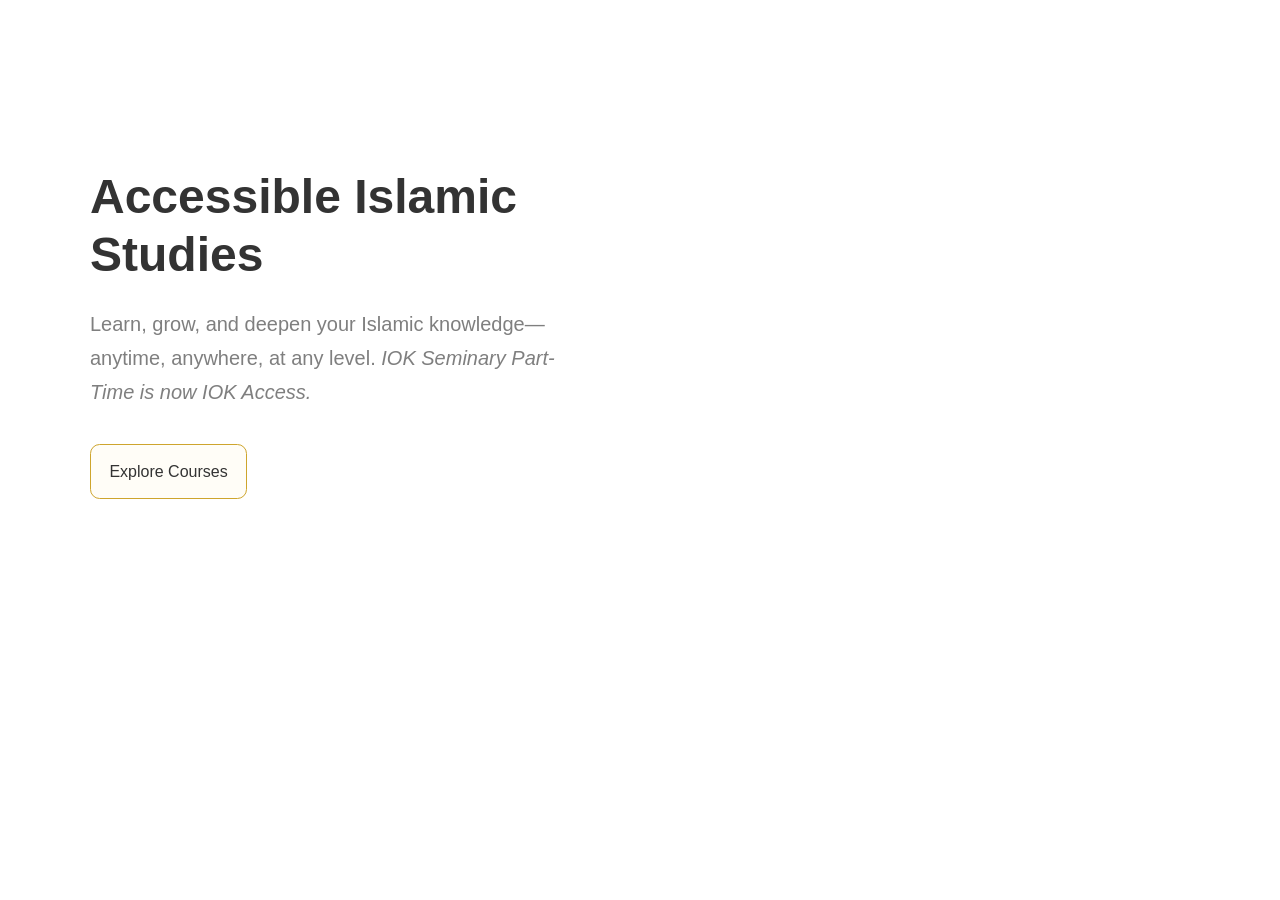
<file: hero.html>
<html lang="en">

<head>
    <meta charset="UTF-8">
    <meta name="viewport" content="width=device-width, initial-scale=1.0">
    <title>Document</title>
    <link rel="stylesheet" type="text/css" href="css/styles-2.css">
</head>

<body>
    <div id="iok__nh" class="iok__nh">

        <!-- Hero -->
        <div class="hero__nh" id="top__nh"
            style="background: url('https://instituteofknowledge.com/wp-content/uploads/2025/11/Access-Hero-Background-scaled.webp') center center / cover no-repeat;">
            <div class="wrap__nh">
                <h1 class="h1__nh">Accessible Islamic Studies</h1>
                <p class="lead__nh">Learn, grow, and deepen your Islamic knowledge—anytime, anywhere, at any level.
                    <em>IOK Seminary Part-Time is now IOK Access.</em>
                </p>
                <a href="#access-courses__nh" class="btn__nh">Explore Courses</a>
            </div>
        </div>



</body>

</html>
</file>
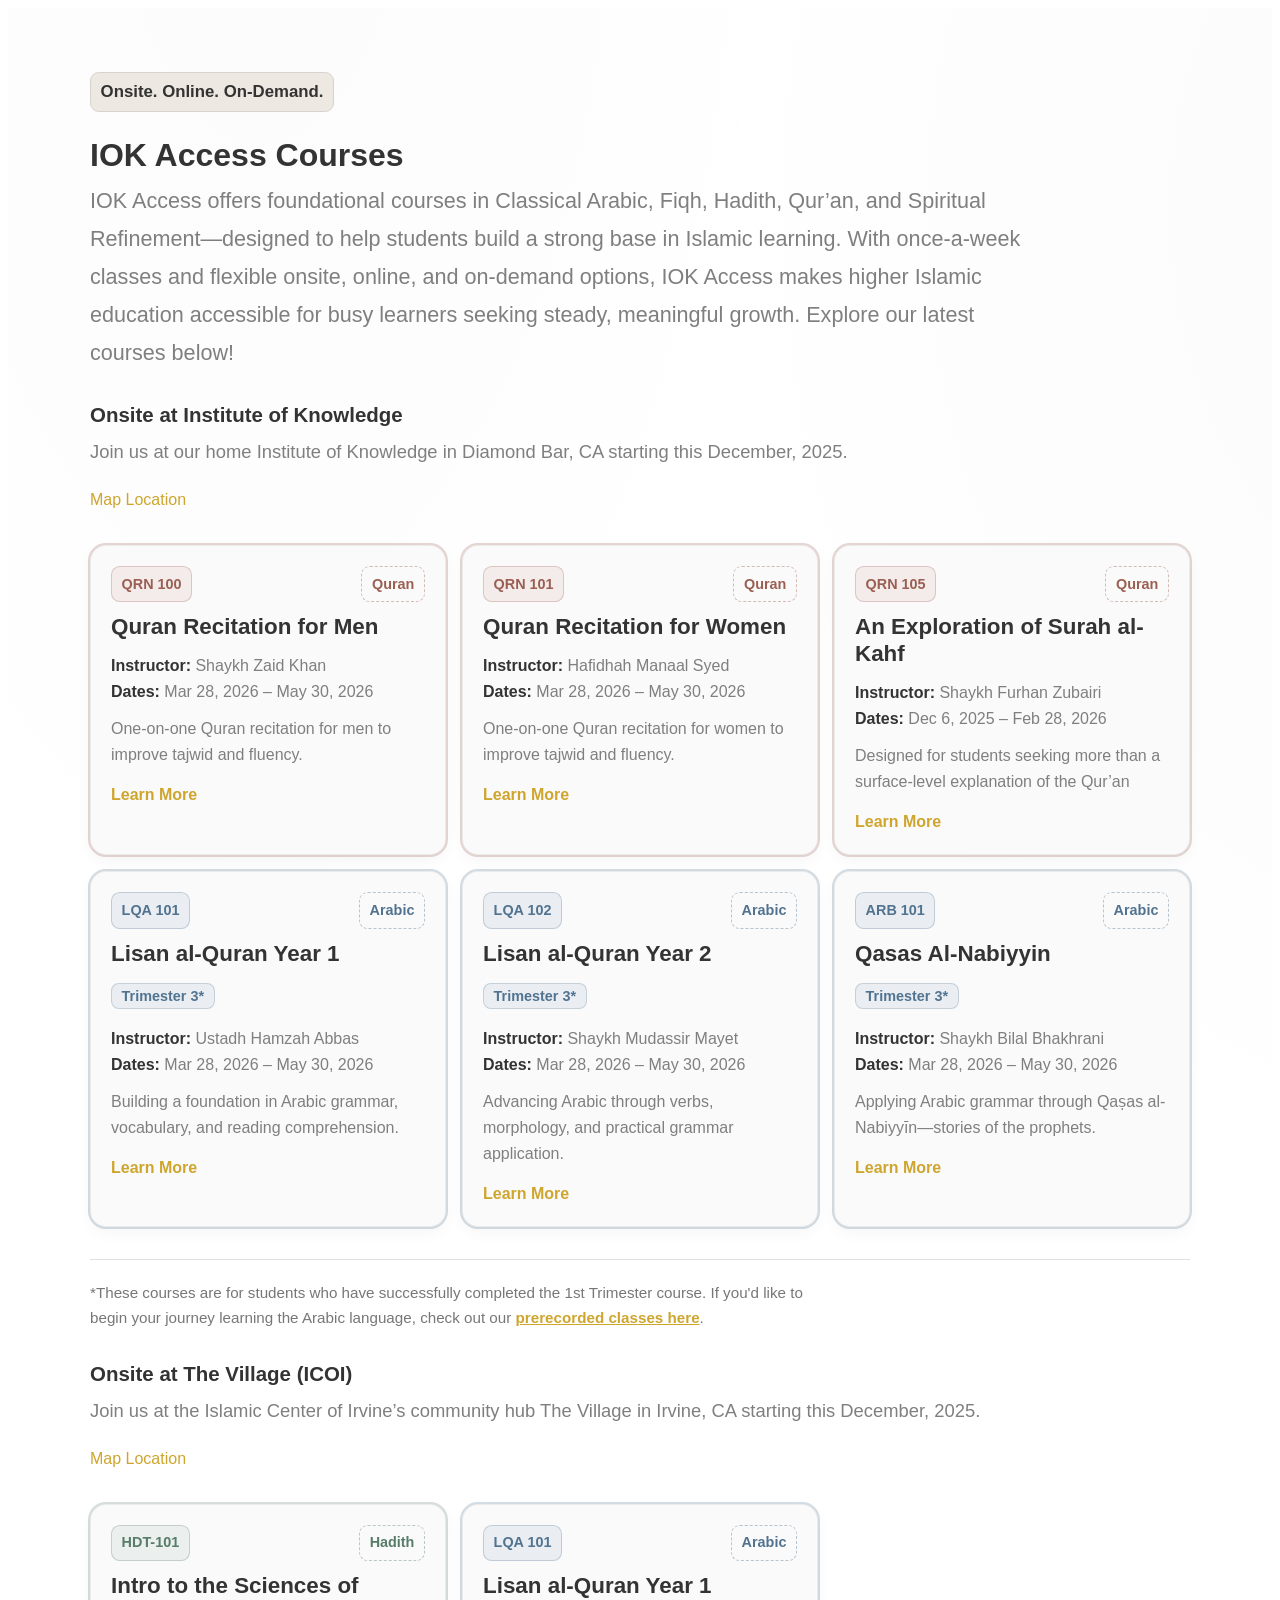
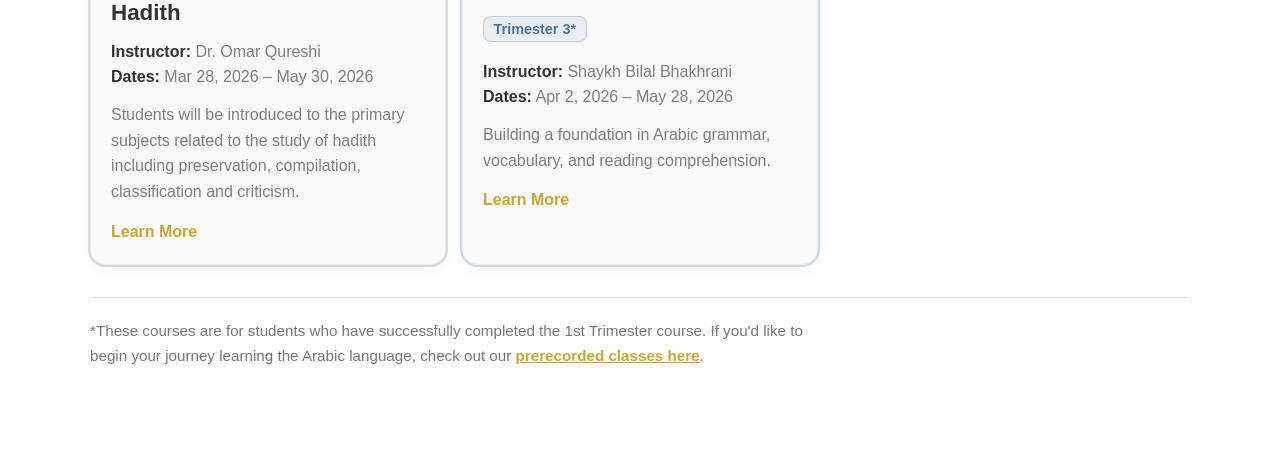
<file: iokaccess-courses.html>
<html lang="en">

<head>
    <meta charset="UTF-8">
    <meta name="viewport" content="width=device-width, initial-scale=1.0">
    <title>Document</title>
    <link rel="stylesheet" type="text/css" href="css/styles-2.css">
</head>
<body>
     <div id="iok__nh" class="iok__nh">
 
        <div id="access-courses__nh" class="section__nh section--placeholder__nh">
            <div class="wrap__nh">
                <div class="section__head__nh">
                    <p class="access_badge__nh">Onsite. Online. On-Demand.</p>
                    <h2 class="h2__nh">IOK Access Courses</h2>
                    <p class="larger__desc_l__nh">IOK Access offers foundational courses in Classical Arabic, Fiqh,
                        Hadith,
                        Qur’an, and Spiritual Refinement—designed to help students build a strong base in Islamic
                        learning.
                        With once-a-week classes and flexible onsite, online, and on-demand options, IOK Access makes
                        higher
                        Islamic education accessible for busy learners seeking steady, meaningful growth. Explore our
                        latest
                        courses below!</p>
                </div>

                <!-- Campus: Institute of Knowledge -->
                <div class="campus__nh">
                    <div class="campus__head__nh">
                        <h3 class="h3__nh">Onsite at Institute of Knowledge</h3>
                        <p class="larger__desc_m__nh">Join us at our home Institute of Knowledge in Diamond Bar, CA
                            starting
                            this December, 2025.</p>
                        <a href="https://maps.app.goo.gl/WD2y1Ui1Mk9vm2MVA" class="link__nh" target="_blank"
                            rel="noopener">Map Location</a>
                    </div>
                    <div class="grid__nh">
                        <div class="card__nh" style="--accent: #9b5e52;">
                            <div class="card__meta__nh"><span class="badge__nh">QRN 100</span> <span
                                    class="badge__nh badge--ghost__nh">Quran</span></div>
                            <h4 class="card__title__nh">Quran Recitation for Men</h4>
                            <ul class="card__list__nh">
                                <li><strong>Instructor:</strong> Shaykh Zaid Khan</li>
                                <li><strong>Dates:</strong> Mar 28, 2026 – May 30, 2026</li>
                            </ul>
                            <p class="card__desc__nh">One-on-one Quran recitation for men to improve tajwid and fluency.
                            </p>
                            <a href="https://iokseminary.neolms.com/visitor_catalog_class/show/5480817"
                                class="card__link__nh">Learn More</a>
                        </div>
                        <div class="card__nh" style="--accent: #9b5e52;">
                            <div class="card__meta__nh"><span class="badge__nh">QRN 101</span> <span
                                    class="badge__nh badge--ghost__nh">Quran</span></div>
                            <h4 class="card__title__nh">Quran Recitation for Women</h4>
                            <ul class="card__list__nh">
                                <li><strong>Instructor:</strong> Hafidhah Manaal Syed</li>
                                <li><strong>Dates:</strong> Mar 28, 2026 – May 30, 2026</li>
                            </ul>
                            <p class="card__desc__nh">One-on-one Quran recitation for women to improve tajwid and
                                fluency.
                            </p>
                            <a href="https://iokseminary.neolms.com/visitor_catalog_class/show/5480866"
                                class="card__link__nh">Learn More</a>
                        </div>
                        <div class="card__nh" style="--accent: #9b5e52;">
                            <div class="card__meta__nh"><span class="badge__nh">QRN 105</span> <span
                                    class="badge__nh badge--ghost__nh">Quran</span></div>
                            <h4 class="card__title__nh">An Exploration of Surah al-Kahf</h4>
                            <ul class="card__list__nh">
                                <li><strong>Instructor:</strong> Shaykh Furhan Zubairi</li>
                                <li><strong>Dates:</strong> Dec 6, 2025 – Feb 28, 2026</li>
                            </ul>
                            <p class="card__desc__nh">Designed for students seeking more than a surface-level explanation of the Qur’an</p>
                            <a href="https://iokseminary.neolms.com/visitor_catalog_class/show/5522262/QRN-105-An-Exploration-of-S%C5%ABrah-al-Kahf"
                                class="card__link__nh">Learn More</a>
                        </div>
                        <div class="card__nh" style="--accent: #517390;">
                            <div class="card__meta__nh"><span class="badge__nh">LQA 101</span> <span
                                    class="badge__nh badge--ghost__nh">Arabic</span></div>
                            <h4 class="card__title__nh">Lisan al-Quran Year 1</h4>
                            <span class="card__badge__below__nh">Trimester 3*</span>
                            <ul class="card__list__nh">
                                <li><strong>Instructor:</strong> Ustadh Hamzah Abbas</li>
                                <li><strong>Dates:</strong> Mar 28, 2026 – May 30, 2026</li>
                            </ul>
                            <p class="card__desc__nh">Building a foundation in Arabic grammar, vocabulary, and reading
                                comprehension.</p>
                            <a href="https://iokseminary.neolms.com/visitor_catalog_class/show/5480616/LQA-101-Lisan-al-Quran-Year-1-T3---Spring-2026"
                                class="card__link__nh">Learn More</a>
                        </div>
                        <div class="card__nh" style="--accent: #517390;">
                            <div class="card__meta__nh"><span class="badge__nh">LQA 102</span> <span
                                    class="badge__nh badge--ghost__nh">Arabic</span></div>
                            <h4 class="card__title__nh">Lisan al-Quran Year 2</h4>
                            <span class="card__badge__below__nh">Trimester 3*</span>
                            <ul class="card__list__nh">
                                <li><strong>Instructor:</strong> Shaykh Mudassir Mayet</li>
                                <li><strong>Dates:</strong> Mar 28, 2026 – May 30, 2026</li>
                            </ul>
                            <p class="card__desc__nh">Advancing Arabic through verbs, morphology, and practical grammar
                                application.</p>
                            <a href="https://iokseminary.neolms.com/visitor_catalog_class/show/5480617/LQA-102-Lisan-al-Quran-Year-2-T3---Spring-2026"
                                class="card__link__nh">Learn More</a>
                        </div>
                        <div class="card__nh" style="--accent: #517390;">
                            <div class="card__meta__nh"><span class="badge__nh">ARB 101</span> <span
                                    class="badge__nh badge--ghost__nh">Arabic</span></div>
                            <h4 class="card__title__nh">Qasas Al-Nabiyyin</h4>
                            <span class="card__badge__below__nh">Trimester 3*</span>
                            <ul class="card__list__nh">
                                <li><strong>Instructor:</strong> Shaykh Bilal Bhakhrani</li>
                                <li><strong>Dates:</strong> Mar 28, 2026 – May 30, 2026</li>
                            </ul>
                            <p class="card__desc__nh">Applying Arabic grammar through Qaṣas al-Nabiyyīn—stories of the
                                prophets.</p>
                            <a href="https://iokseminary.neolms.com/visitor_catalog_class/show/5480813/ARB-101---Qasas-Al-Nabiyyin-T3---Spring-2026"
                                class="card__link__nh">Learn More</a>
                        </div>
                    </div>

                    <!-- Trimester Note -->
                    <div class="campus__note__nh">
                        <p class="note__text__nh">*These courses are for students who have successfully completed the
                            1st
                            Trimester course. If you'd like to begin your journey learning the Arabic language, check
                            out
                            our <a href="https://iokseminary.neolms.com/visitor_class_catalog/category/444708"
                                target="_blank" rel="noopener" class="link__nh">prerecorded classes here</a>.</p>
                    </div>
                </div>

                <!-- Campus: The Village -->
                <div class="campus__nh">
                    <div class="campus__head__nh">
                        <h3 class="h3__nh">Onsite at The Village (ICOI)</h3>
                        <p class="larger__desc_m__nh">Join us at the Islamic Center of Irvine’s community hub The
                            Village in
                            Irvine, CA starting this December, 2025.</p>
                        <a href="https://maps.app.goo.gl/4QKeAbbGLAFm2ReB7" class="link__nh" target="_blank"
                            rel="noopener">Map Location</a>
                    </div>
                    <div class="grid__nh">
                        <div class="card__nh" style="--accent: #577d69;">
                            <div class="card__meta__nh"><span class="badge__nh">HDT-101</span> <span
                                    class="badge__nh badge--ghost__nh">Hadith</span></div>
                            <h4 class="card__title__nh">Intro to the Sciences of Hadith</h4>
                            <ul class="card__list__nh">
                                <li><strong>Instructor:</strong> Dr. Omar Qureshi</li>
                                <li><strong>Dates:</strong> Mar 28, 2026 – May 30, 2026</li>
                            </ul>
                            <p class="card__desc__nh">Students will be introduced to the primary subjects related to the study of hadith including preservation, compilation, classification and criticism.</p>
                            <a href="https://iokseminary.neolms.com/visitor_catalog_class/show/5596505/HDT-101-ICOI-Intro-to-the-Sciences-of-%E1%B8%A4ad%C4%ABth"
                                class="card__link__nh">Learn More</a>
                        </div>
                        <div class="card__nh" style="--accent: #517390;">
                            <div class="card__meta__nh"><span class="badge__nh">LQA 101</span> <span
                                    class="badge__nh badge--ghost__nh">Arabic</span></div>
                            <h4 class="card__title__nh">Lisan al-Quran Year 1</h4>
                            <span class="card__badge__below__nh">Trimester 3*</span>
                            <ul class="card__list__nh">
                                <li><strong>Instructor:</strong> Shaykh Bilal Bhakhrani</li>
                                <li><strong>Dates:</strong> Apr 2, 2026 – May 28, 2026</li>
                            </ul>
                            <p class="card__desc__nh">Building a foundation in Arabic grammar, vocabulary, and reading
                                comprehension.</p>
                            <a href="https://iokseminary.neolms.com/visitor_catalog_class/show/5480800/LQA-101-ICOI--Lisan-al-Quran-Year-1-T3---Spring-2026"
                                class="card__link__nh">Learn More</a>
                        </div>
                    </div>

                    <!-- Trimester Note -->
                    <div class="campus__note__nh">
                        <p class="note__text__nh">*These courses are for students who have successfully completed the
                            1st
                            Trimester course. If you'd like to begin your journey learning the Arabic language, check
                            out
                            our <a href="https://iokseminary.neolms.com/visitor_class_catalog/category/444708"
                                target="_blank" rel="noopener" class="link__nh">prerecorded classes here</a>.</p>
                    </div>
                </div>
            </div>
        </div>

</div>


</body>
</html>
</file>
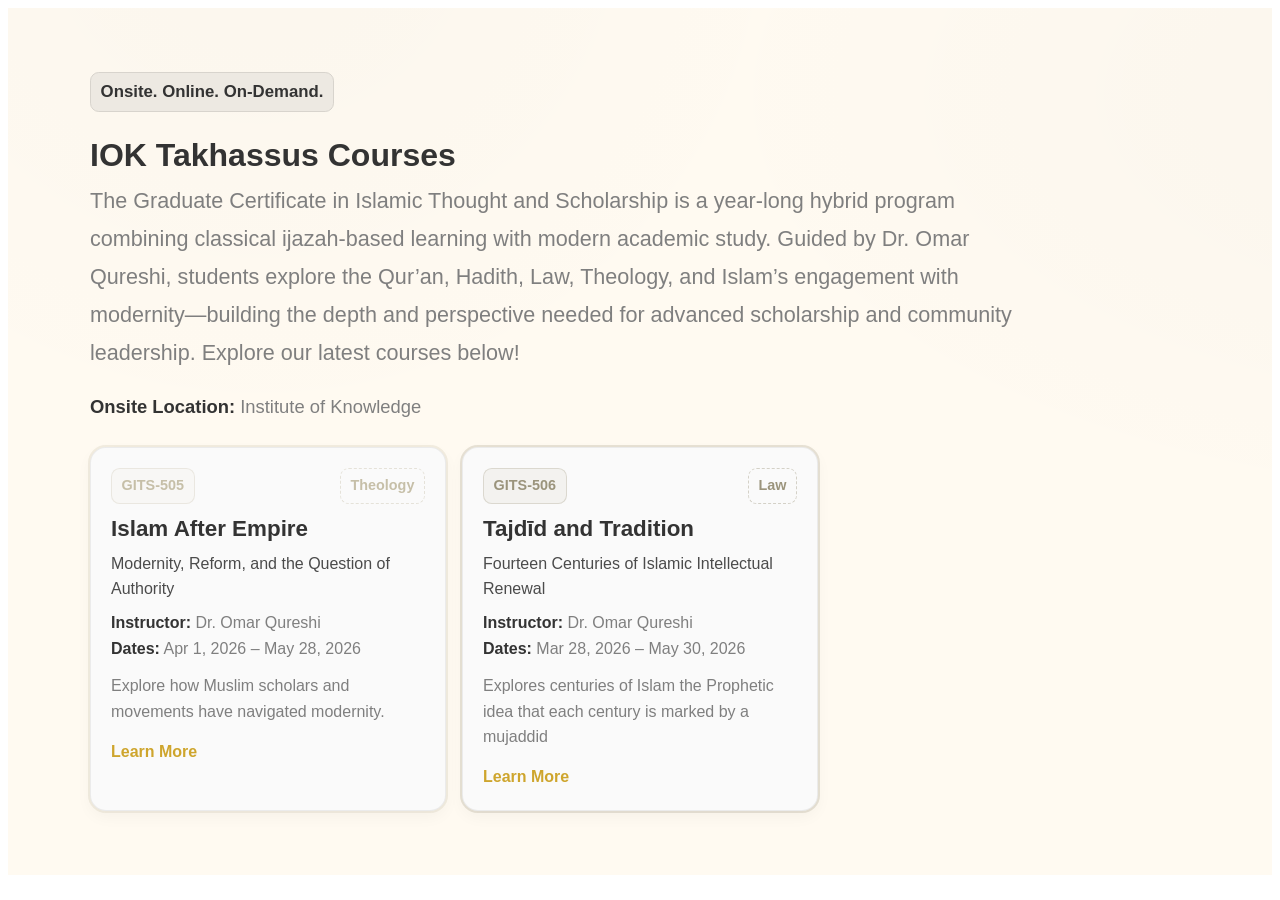
<file: takhassus-courses.html>
<html lang="en">

<head>
    <meta charset="UTF-8">
    <meta name="viewport" content="width=device-width, initial-scale=1.0">
    <title>Document</title>
    <link rel="stylesheet" type="text/css" href="css/styles-2.css">
</head>
<body>
     <div id="iok__nh" class="iok__nh">
   <div id="takhassus-courses__nh" class="section__nh section--alt__nh section--placeholder__nh">
            <div class="wrap__nh">
                <div class="section__head__nh">
                    <p class="access_badge__nh">Onsite. Online. On-Demand.</p>
                    <h2 class="h2__nh">IOK Takhassus Courses</h2>
                    <p class="larger__desc_l__nh">The Graduate Certificate in Islamic Thought and Scholarship is a
                        year-long
                        hybrid program combining classical ijazah-based learning with modern academic study. Guided by
                        Dr.
                        Omar Qureshi, students explore the Qur’an, Hadith, Law, Theology, and Islam’s engagement with
                        modernity—building the depth and perspective needed for advanced scholarship and community
                        leadership. Explore our latest courses below!</p>
                    <p class="larger__desc_m__nh"><strong>Onsite Location:</strong> Institute of Knowledge</p>
                </div>
                <div class="grid__nh">
                    <div class="card__nh" style="--accent: #c6bfa8;">
                        <div class="card__meta__nh"><span class="badge__nh">GITS-505</span> <span
                                class="badge__nh badge--ghost__nh">Theology</span></div>
                        <h4 class="card__title__nh">Islam After Empire</h4>
                        <p class="card__subtitle__nh">Modernity, Reform, and the Question of Authority</p>
                        <ul class="card__list__nh">
                            <li><strong>Instructor:</strong> Dr. Omar Qureshi</li>
                            <li><strong>Dates:</strong> Apr 1, 2026 – May 28, 2026</li>
                        </ul>
                        <p class="card__desc__nh">Explore how Muslim scholars and movements have navigated modernity.</p>
                        <a href="https://iokseminary.neolms.com/visitor_catalog_class/show/5340443/GITS-505---Islam-After-Empire-Modernity-Reform-and-the-Question-of-Authority"
                            class="card__link__nh">Learn More</a>
                    </div>
                    <div class="card__nh" style="--accent: #9b947c;">
                        <div class="card__meta__nh"><span class="badge__nh">GITS-506</span> <span
                                class="badge__nh badge--ghost__nh">Law</span></div>
                        <h4 class="card__title__nh">Tajdīd and Tradition</h4>
                        <p class="card__subtitle__nh">Fourteen Centuries of Islamic Intellectual Renewal</p>
                        <ul class="card__list__nh">
                            <li><strong>Instructor:</strong> Dr. Omar Qureshi</li>
                            <li><strong>Dates:</strong> Mar 28, 2026 – May 30, 2026</li>
                        </ul>
                        <p class="card__desc__nh">Explores centuries of Islam the Prophetic idea that each century is marked by a mujaddid</p>
                        <a href="https://iokseminary.neolms.com/visitor_catalog_class/show/5340444/GITS-506---Tajd%C4%ABd-and-Tradition-Fourteen-Centuries-of-Islamic-Intellectual-Renewal"
                            class="card__link__nh">Learn More</a>
                    </div>
                </div>
            </div>
        </div>
</div>


</body>
</html>
</file>
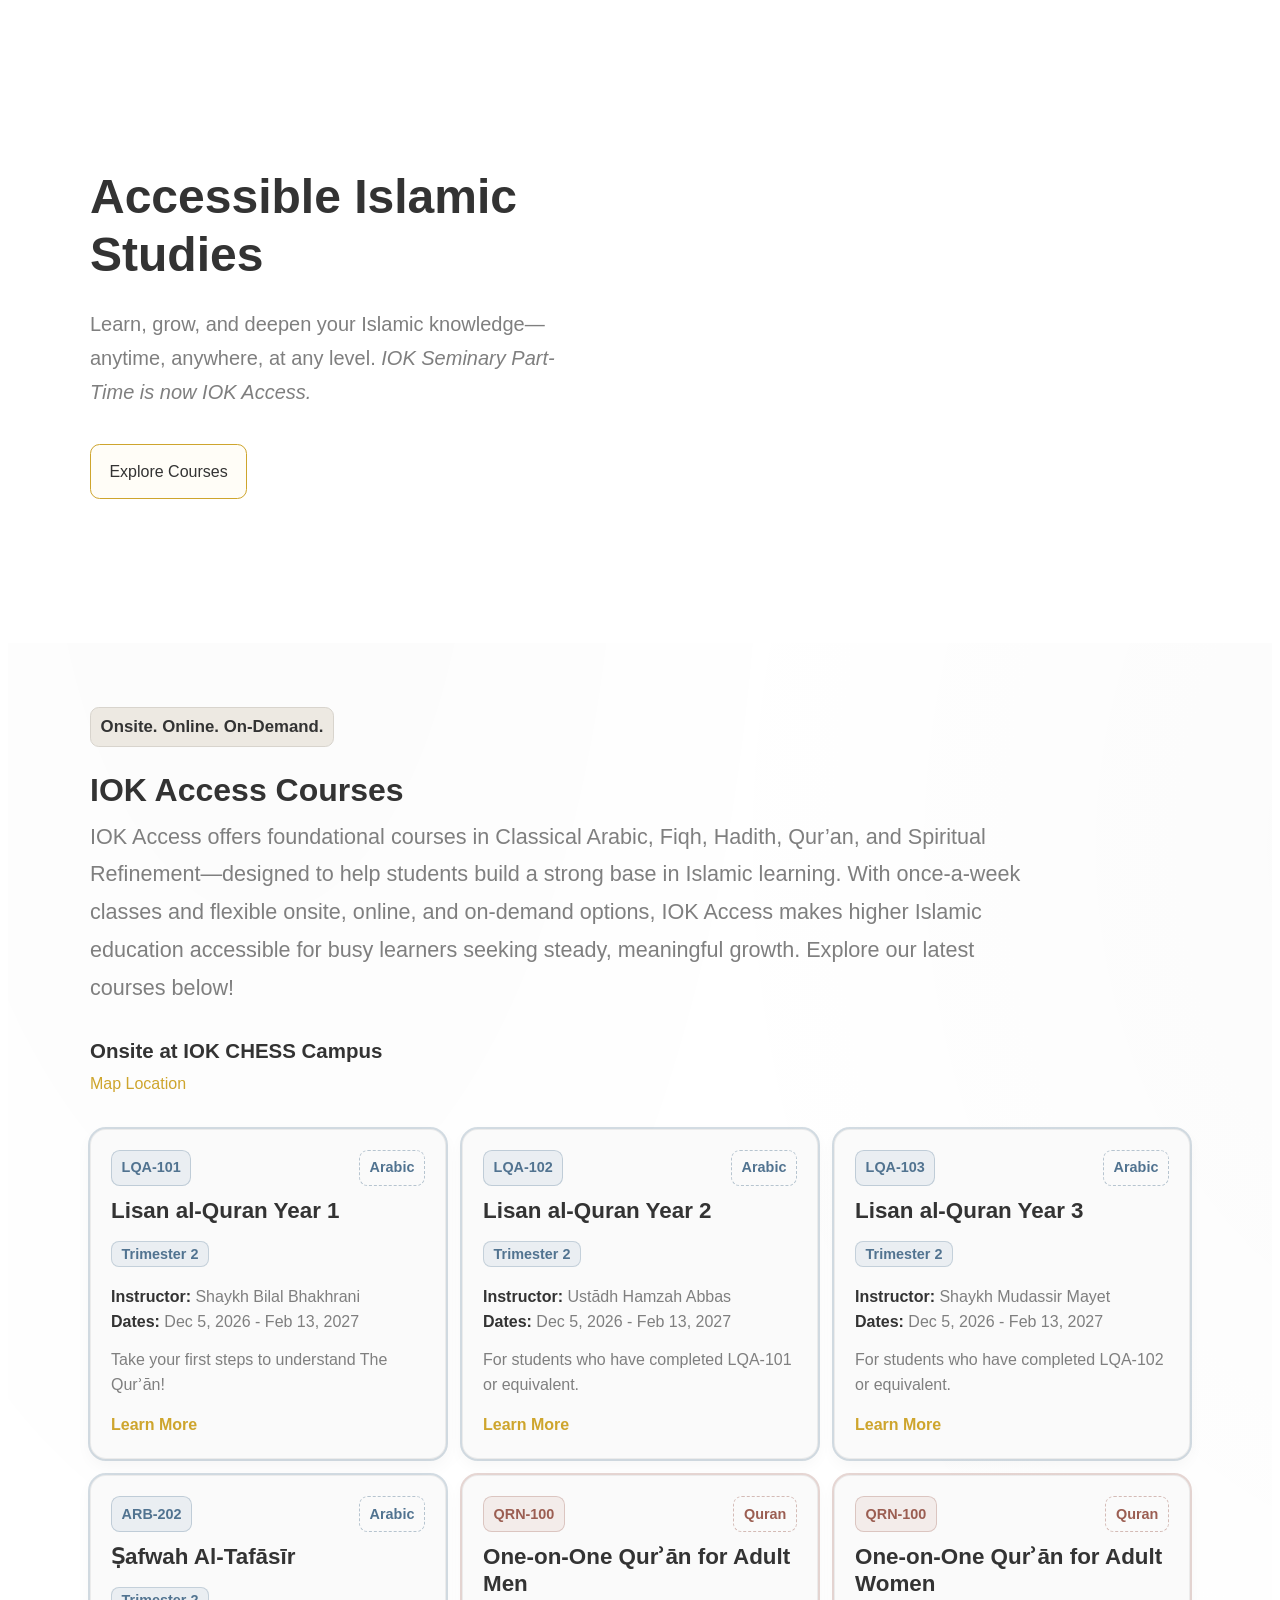
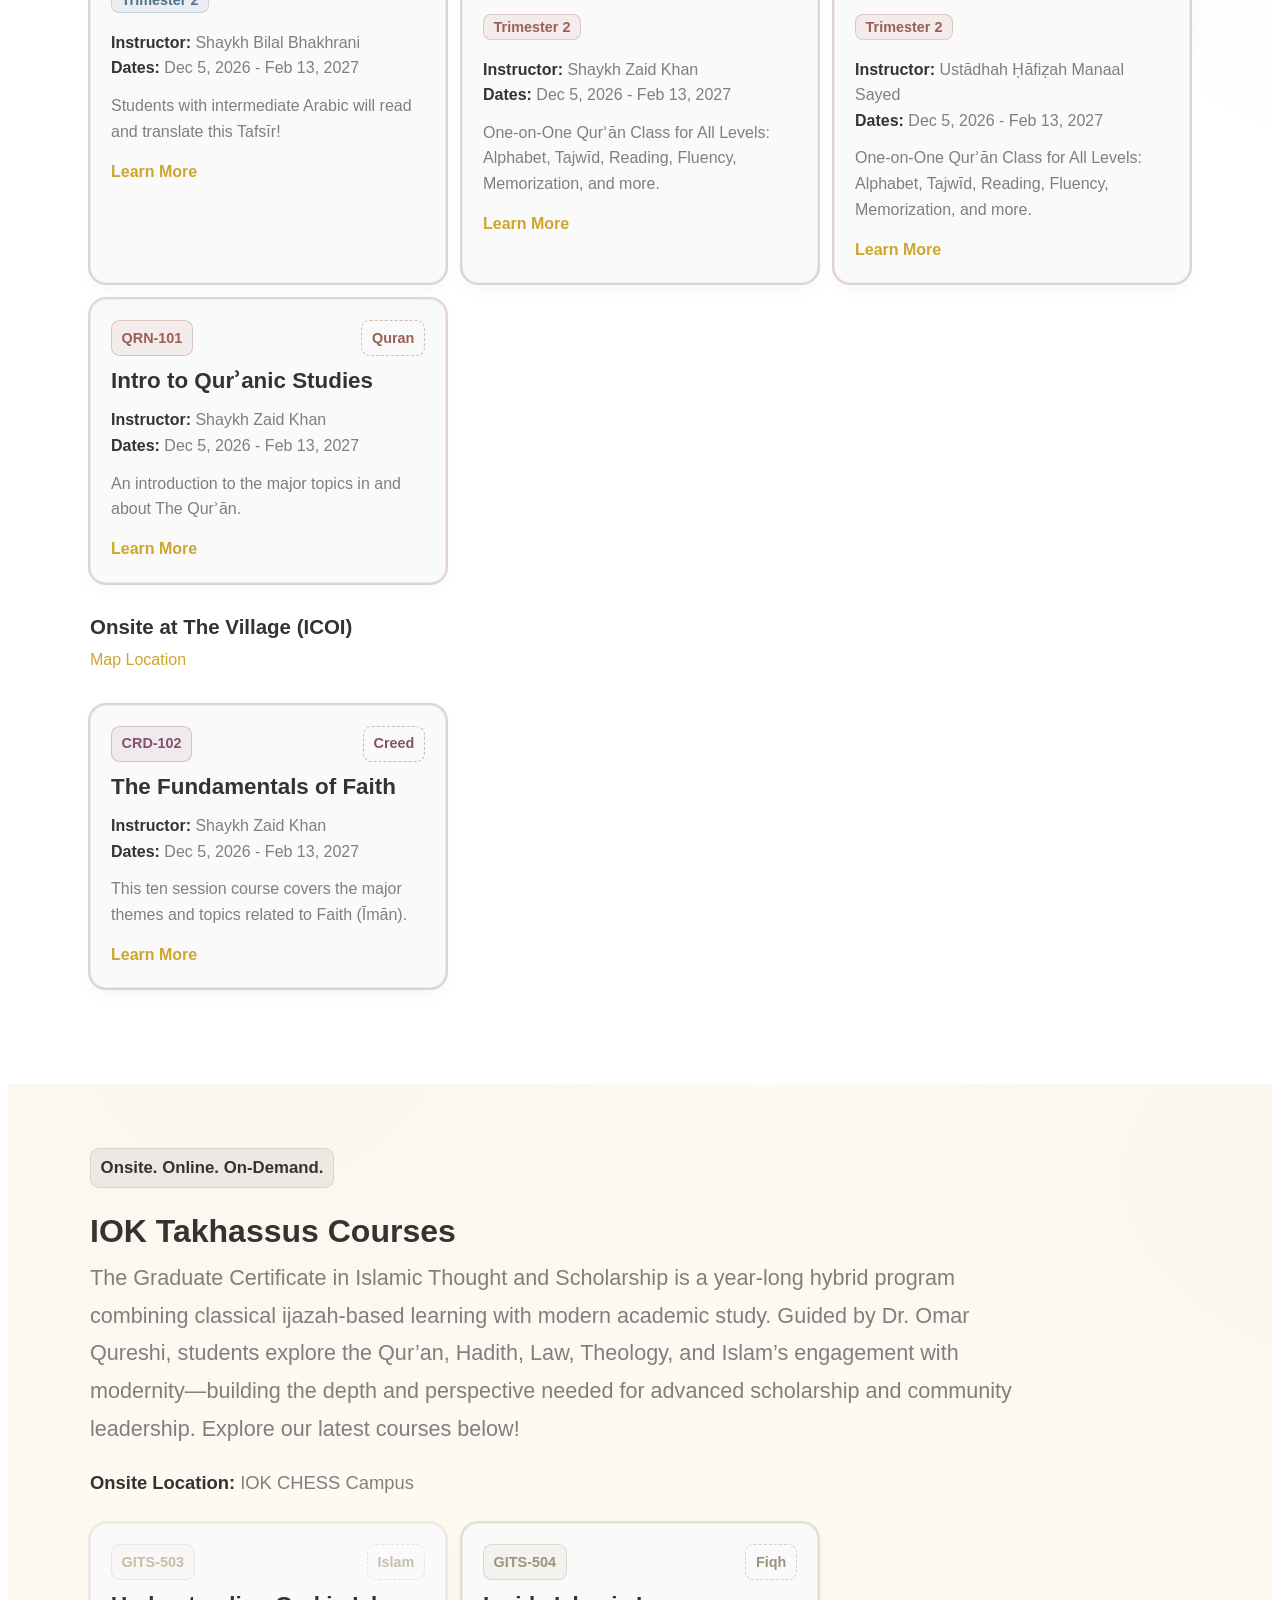
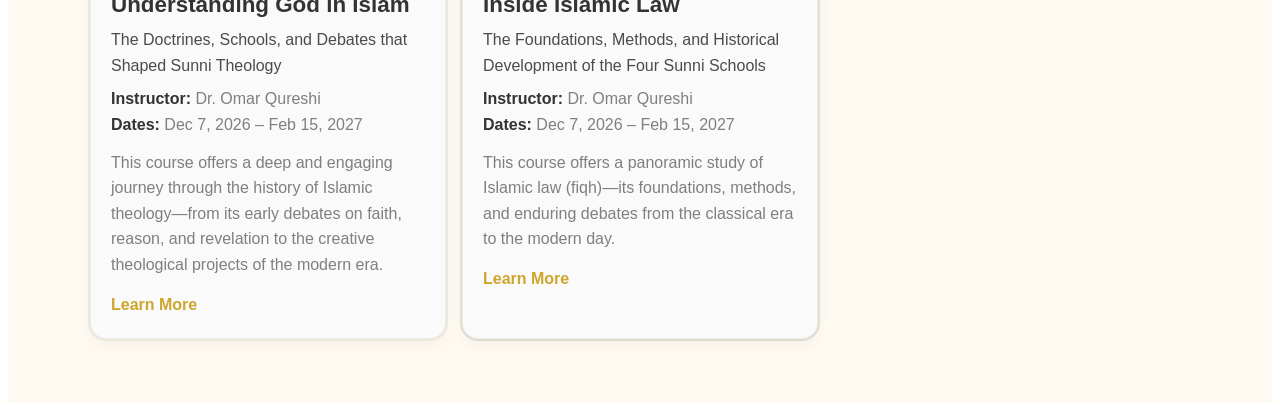
<file: winter.html>
<html lang="en">

<head>
    <meta charset="UTF-8">
    <meta name="viewport" content="width=device-width, initial-scale=1.0">
    <title>Document</title>
    <link rel="stylesheet" type="text/css" href="styles-2.css">
</head>

<body>
    <div id="iok__nh" class="iok__nh">

        <!-- Hero -->
        <div class="hero__nh" id="top__nh"
            style="background: url('https://instituteofknowledge.com/wp-content/uploads/2025/11/Access-Hero-Background-scaled.webp') center center / cover no-repeat;">
            <div class="wrap__nh">
                <h1 class="h1__nh">Accessible Islamic Studies</h1>
                <p class="lead__nh">Learn, grow, and deepen your Islamic knowledge—anytime, anywhere, at any level.
                    <em>IOK Seminary Part-Time is now IOK Access.</em>
                </p>
                <a href="#access-courses__nh" class="btn__nh">Explore Courses</a>
            </div>
        </div>



        <!-- IOK Access -->
        <div id="access-courses__nh" class="section__nh section--placeholder__nh">
            <div class="wrap__nh">
                <div class="section__head__nh">
                    <p class="access_badge__nh">Onsite. Online. On-Demand.</p>
                    <h2 class="h2__nh">IOK Access Courses</h2>
                    <p class="larger__desc_l__nh">IOK Access offers foundational courses in Classical Arabic, Fiqh,
                        Hadith,
                        Qur’an, and Spiritual Refinement—designed to help students build a strong base in Islamic
                        learning.
                        With once-a-week classes and flexible onsite, online, and on-demand options, IOK Access makes
                        higher
                        Islamic education accessible for busy learners seeking steady, meaningful growth. Explore our
                        latest
                        courses below!</p>
                </div>

                <!-- Campus: Institute of Knowledge -->
                <div class="campus__nh">
                    <div class="campus__head__nh">
                        <h3 class="h3__nh">Onsite at IOK  CHESS Campus</h3>
                        <!-- <p class="larger__desc_m__nh">Join us at our home Institute of Knowledge in Diamond Bar, CA
                            starting
                            this December, 2025.</p> -->
                        <a href="https://www.google.com/maps/place/3201+W+Temple+Ave,+Pomona,+CA+91768/@34.0460037,-117.8055285,17z/data=!3m1!4b1!4m6!3m5!1s0x80c32c224ffecd19:0x52af0f648570eeb1!8m2!3d34.0460037!4d-117.8055285!16s%2Fg%2F11bw4hqg99?entry=ttu&g_ep=EgoyMDI2MDkzMC4wIKXMDSoASAFQAw%3D%3D" class="link__nh" target="_blank"
                            rel="noopener">Map Location</a>
                    </div>
                    <div class="grid__nh">
                        <div class="card__nh" style="--accent: #517390;">
                            <div class="card__meta__nh"><span class="badge__nh">LQA-101</span> <span
                                    class="badge__nh badge--ghost__nh">Arabic</span></div>
                            <h4 class="card__title__nh">Lisan al-Quran Year 1</h4>
                            <span class="card__badge__below__nh">Trimester 2</span>
                            <ul class="card__list__nh">
                                <li><strong>Instructor:</strong> Shaykh Bilal Bhakhrani</li>
                                <li><strong>Dates:</strong> Dec 5, 2026 - Feb 13, 2027</li>
                            </ul>
                            <p class="card__desc__nh">Take your first steps to understand The Qurʾān!</p>
                            <a href="https://iokseminary.neolms.com/visitor_catalog_class/show/5687536/LQA-101-Lisan-al-Quran-Year-1-T2---Winter-2026"
                                class="card__link__nh">Learn More</a>
                        </div>
                        <div class="card__nh" style="--accent: #517390;">
                            <div class="card__meta__nh"><span class="badge__nh">LQA-102</span> <span
                                    class="badge__nh badge--ghost__nh">Arabic</span></div>
                            <h4 class="card__title__nh">Lisan al-Quran Year 2</h4>
                            <span class="card__badge__below__nh">Trimester 2</span>
                            <ul class="card__list__nh">
                                <li><strong>Instructor:</strong> Ustādh Hamzah Abbas</li>
                                <li><strong>Dates:</strong> Dec 5, 2026 - Feb 13, 2027</li>
                            </ul>
                            <p class="card__desc__nh">For students who have completed LQA-101 or equivalent.</p>
                            <a href="https://iokseminary.neolms.com/visitor_catalog_class/show/5687540/LQA-102-Lisan-al-Quran-Year-2-T2---Winter-2026"
                                class="card__link__nh">Learn More</a>
                        </div>
                        <div class="card__nh" style="--accent: #517390;">
                            <div class="card__meta__nh"><span class="badge__nh">LQA-103</span> <span
                                    class="badge__nh badge--ghost__nh">Arabic</span></div>
                            <h4 class="card__title__nh">Lisan al-Quran Year 3</h4>
                            <span class="card__badge__below__nh">Trimester 2</span>
                            <ul class="card__list__nh">
                                <li><strong>Instructor:</strong> Shaykh Mudassir Mayet</li>
                                <li><strong>Dates:</strong> Dec 5, 2026 - Feb 13, 2027</li>
                            </ul>
                            <p class="card__desc__nh">For students who have completed LQA-102 or equivalent.</p>
                            <a href="https://iokseminary.neolms.com/visitor_catalog_class/show/5687543/LQA-103-Lisan-al-Quran-Year-3-T2---Winter-2026"
                                class="card__link__nh">Learn More</a>
                        </div>
                        <div class="card__nh" style="--accent: #517390;">
                            <div class="card__meta__nh"><span class="badge__nh">ARB-202</span> <span
                                    class="badge__nh badge--ghost__nh">Arabic</span></div>
                            <h4 class="card__title__nh">Ṣafwah Al-Tafāsīr</h4>
                            <span class="card__badge__below__nh">Trimester 2</span>
                            <ul class="card__list__nh">
                                <li><strong>Instructor:</strong> Shaykh Bilal Bhakhrani</li>
                                <li><strong>Dates:</strong> Dec 5, 2026 - Feb 13, 2027</li>
                            </ul>
                            <p class="card__desc__nh">Students with intermediate Arabic will read and translate this
                                Tafsīr!</p>
                            <a href="https://iokseminary.neolms.com/visitor_catalog_class/show/5687545/ARB-202-%E1%B9%A2afwah-Al-Taf%C4%81s%C4%ABr-T2---Winter-2026"
                                class="card__link__nh">Learn More</a>
                        </div>

                        <div class="card__nh" style="--accent: #9b5e52;">
                            <div class="card__meta__nh"><span class="badge__nh">QRN-100</span> <span
                                    class="badge__nh badge--ghost__nh">Quran</span></div>
                            <h4 class="card__title__nh">One-on-One Qurʾān for Adult Men</h4>
                            <span class="card__badge__below__nh">Trimester 2</span>
                            <ul class="card__list__nh">
                                <li><strong>Instructor:</strong> Shaykh Zaid Khan</li>
                                <li><strong>Dates:</strong> Dec 5, 2026 - Feb 13, 2027</li>
                            </ul>
                            <p class="card__desc__nh">One-on-One Qurʾān Class for All Levels: Alphabet, Tajwīd, Reading, Fluency, Memorization, and more.
                            </p>
                            <a href="https://iokseminary.neolms.com/visitor_catalog_class/show/5687551/QRN-100---Qur%CA%BE%C4%81n-Recitation-for-Men---Winter-2026-Trimester-2"
                                class="card__link__nh">Learn More</a>
                        </div>
                        <div class="card__nh" style="--accent: #9b5e52;">
                            <div class="card__meta__nh"><span class="badge__nh">QRN-100</span> <span
                                    class="badge__nh badge--ghost__nh">Quran</span></div>
                            <h4 class="card__title__nh">One-on-One Qurʾān for Adult Women</h4>
                            <span class="card__badge__below__nh">Trimester 2</span>
                            <ul class="card__list__nh">
                                <li><strong>Instructor:</strong> Ustādhah Ḥāfiẓah Manaal Sayed</li>
                                <li><strong>Dates:</strong> Dec 5, 2026 - Feb 13, 2027</li>
                            </ul>
                            <p class="card__desc__nh">One-on-One Qurʾān Class for All Levels: Alphabet, Tajwīd, Reading, Fluency, Memorization, and more.
                            </p>
                            <a href="https://iokseminary.neolms.com/visitor_catalog_class/show/5687548/QRN-100---Qur%CA%BE%C4%81n-Recitation-for-Women---Winter-2026-Trimester-2"
                                class="card__link__nh">Learn More</a>
                        </div>
                        <div class="card__nh" style="--accent: #9b5e52;">
                            <div class="card__meta__nh"><span class="badge__nh">QRN-101</span> <span
                                    class="badge__nh badge--ghost__nh">Quran</span></div>
                            <h4 class="card__title__nh">Intro to Qurʾanic Studies</h4>
                            <ul class="card__list__nh">
                                <li><strong>Instructor:</strong> Shaykh Zaid Khan</li>
                                <li><strong>Dates:</strong> Dec 5, 2026 - Feb 13, 2027</li>
                            </ul>
                            <p class="card__desc__nh">An introduction to the major topics in and about The Qurʾān. 
                            </p>
                            <a href="https://iokseminary.neolms.com/visitor_catalog_class/show/5804000/QRN-101-Intro-to-Quranic-Studies-Winter-2026"
                                class="card__link__nh">Learn More</a>
                        </div>

                        
                        
                    </div>

                    <!-- Trimester Note -->
                    <!-- <div class="campus__note__nh">
                        <p class="note__text__nh">*These courses are for students who have successfully completed the
                            1st
                            Trimester course. If you'd like to begin your journey learning the Arabic language, check
                            out
                            our <a href="https://iokseminary.neolms.com/visitor_class_catalog/category/444708"
                                target="_blank" rel="noopener" class="link__nh">prerecorded classes here</a>.</p>
                    </div> -->
                </div>

                <!-- Campus: The Village -->
                <div class="campus__nh">
                    <div class="campus__head__nh">
                        <h3 class="h3__nh">Onsite at The Village (ICOI)</h3>
                        <!-- <p class="larger__desc_m__nh">Join us at the Islamic Center of Irvine’s community hub The
                            Village in
                            Irvine, CA starting this December, 2025.</p> -->
                        <a href="https://maps.app.goo.gl/4QKeAbbGLAFm2ReB7" class="link__nh" target="_blank"
                            rel="noopener">Map Location</a>
                    </div>
                    <div class="grid__nh">
                        <div class="card__nh" style="--accent: #864f6c;">
                            <div class="card__meta__nh"><span class="badge__nh">CRD-102</span> <span
                                    class="badge__nh badge--ghost__nh">Creed</span></div>
                            <h4 class="card__title__nh">The Fundamentals of Faith</h4>                            <ul class="card__list__nh">
                                <li><strong>Instructor:</strong> Shaykh Zaid Khan</li>
                                <li><strong>Dates:</strong> Dec 5, 2026 - Feb 13, 2027</li>
                            </ul>
                            <p class="card__desc__nh">This ten session course covers the major themes and topics related to Faith (Īmān).</p>
                            <a href="https://iokseminary.neolms.com/visitor_catalog_class/show/5803999/CRD-102-The-Fundamentals-of-Faith-Winter-2026"
                                class="card__link__nh">Learn More</a>
                        </div>
                    </div>

                    <!-- Trimester Note -->
                    <!-- <div class="campus__note__nh">
                        <p class="note__text__nh">*These courses are for students who have successfully completed the
                            1st
                            Trimester course. If you'd like to begin your journey learning the Arabic language, check
                            out
                            our <a href="https://iokseminary.neolms.com/visitor_class_catalog/category/444708"
                                target="_blank" rel="noopener" class="link__nh">prerecorded classes here</a>.</p>
                    </div> -->
                </div>
            </div>
        </div>

       
        <!-- IOK Takhassus -->
        <div id="takhassus-courses__nh" class="section__nh section--alt__nh section--placeholder__nh">
            <div class="wrap__nh">
                <div class="section__head__nh">
                    <p class="access_badge__nh">Onsite. Online. On-Demand.</p>
                    <h2 class="h2__nh">IOK Takhassus Courses</h2>
                    <p class="larger__desc_l__nh">The Graduate Certificate in Islamic Thought and Scholarship is a
                        year-long
                        hybrid program combining classical ijazah-based learning with modern academic study. Guided by
                        Dr.
                        Omar Qureshi, students explore the Qur’an, Hadith, Law, Theology, and Islam’s engagement with
                        modernity—building the depth and perspective needed for advanced scholarship and community
                        leadership. Explore our latest courses below!</p>
                    <p class="larger__desc_m__nh"><strong>Onsite Location:</strong> IOK  CHESS Campus</p>
                </div>
                <div class="grid__nh">
                    <div class="card__nh" style="--accent: #c6bfa8;">
                        <div class="card__meta__nh"><span class="badge__nh">GITS-503</span> <span
                                class="badge__nh badge--ghost__nh">Islam</span></div>
                        <h4 class="card__title__nh">Understanding God in Islam</h4>
                        <p class="card__subtitle__nh"> The Doctrines, Schools, and Debates that Shaped Sunni Theology</p>
                        <ul class="card__list__nh">
                            <li><strong>Instructor:</strong> Dr. Omar Qureshi</li>
                            <li><strong>Dates:</strong> Dec 7, 2026 – Feb 15, 2027</li>
                        </ul>
                        <p class="card__desc__nh">This course offers a deep and engaging journey through the history of Islamic theology—from its early debates on faith, reason, and revelation to the creative theological projects of the modern era.</p>
                        <a href="https://iokseminary.neolms.com/visitor_catalog_class/show/5759055/GITS-503-Winter-2026---Understanding-God-in-Islam"
                            class="card__link__nh">Learn More</a>
                    </div>
                    <div class="card__nh" style="--accent: #9b947c;">
                        <div class="card__meta__nh"><span class="badge__nh">GITS-504</span> <span
                                class="badge__nh badge--ghost__nh">Fiqh</span></div>
                        <h4 class="card__title__nh">Inside Islamic Law</h4>
                        <p class="card__subtitle__nh">The Foundations, Methods, and Historical Development of the Four Sunni Schools</p>
                        <ul class="card__list__nh">
                            <li><strong>Instructor:</strong> Dr. Omar Qureshi</li>
                            <li><strong>Dates:</strong> Dec 7, 2026 – Feb 15, 2027</li>
                        </ul>
                        <p class="card__desc__nh">This course offers a panoramic study of Islamic law (fiqh)—its foundations, methods, and enduring debates from the classical era to the modern day.</p>
                        <a href="https://iokseminary.neolms.com/visitor_catalog_class/show/5759058/GITS-504-Winter-2026---Inside-Islamic-Law"
                            class="card__link__nh">Learn More</a>
                    </div>
                </div>
            </div>
        </div>


    </div>
</body>

</html>
</file>
<file: css/styles-2.css>
@import url('https://fonts.googleapis.com/css?family=Lato:400,400i,700,700i,900,900i&display=swap');

:root {
    --font-primary: 'Lato', sans-serif !important;
    --primary-font: 'Lato', sans-serif !important;
    /* Add any other font variables you find here, e.g. --secondary-font */
}

body.evo {
    /* --- Font & Primary Colors --- */
    --font-primary: 'Lato', sans-serif !important;
    --primary-font: 'Lato', sans-serif !important;
    --active-color: #cea52d !important;
    --active-color-hover: 206, 165, 45 !important;
    --highlight-color: #cea52d !important;
    --link-color: #b89529 !important;
    --link-color-hover: #cea52d !important;

    /* --- Background Colors --- */
    --body-bg-color: #f4f2ef !important;
    --content-bg-color: #f4f2ef !important;
    --content-light-bg-color: #fffef9 !important;
    --evo-header-bg-color: #f4f2efeb !important;
    --evo-sub-side: #ffffff !important;
    --popup-bg: #ffffff !important;
    --popup-widget-bg: #f4f2ef !important;
    --popup-bg-container: #fff !important;
    --dropdown-bg: #fffffff7 !important;
    --left-bar-bg: #333333 !important;
    --section-nav-bg: #ffffff !important;
    --section-nav-gray: #f5f2ea !important;
    --nav-pullout-bg: #fffffff2 !important;
    --light-gray-bg: #f4f2ef !important;
    --tags-bg: #f5f2ea !important;
    --alert-bg: #fff9e6 !important;
    --input-bg: #fff !important;
    --disabled-bg: #f5f2ea !important;
    --th-bg-color: #f4f2ef !important;
    --editor-bg-color: #fff !important;
    --invert-bg-color: #fff !important;
    --copilot-bg: #fff !important;
    --copilot-bg-msg: #f5f2ea !important;
    --copilot-chat-bg: #f9fbff !important;
    --copilot-chat-input: #f5f2ea !important;

    /* --- Text Colors --- */
    --main-text-color: #333333 !important;
    --light-text-color: #444444 !important;
    --light-grey-text-color: #666666 !important;
    --placeholder-text: #888888 !important;
    --text-white: #fff !important;
    --left-bar-text: #e2cd98 !important;
    --color-gray: #666666 !important;

    /* --- Button Colors --- */
    --button-color: #ffffff !important;
    --button-color-2: #333333 !important;
    --button-color-3: #cea52d !important;
    --button-color-4: #ffffff !important;
    --button-bg-2: #f5f2ea !important;
    --button-bg-3: #ffffff !important;
    --button-bg-4: #333333 !important;
    --button-dark-bg: 51, 51, 51 !important;
    --button-gray-bg: #f5f2ea !important;
    --button-gray-bg-hover: #edeae1 !important;
    --button-hover-bg: #f5f2ea !important;
    --button-hover-bg-2: #edeae1 !important;
    --copilot-btn-light-hover: #edeae1 !important;
    --copilot-btn-light-visited: #f5f2ea !important;

    /* --- Border & Shadow Colors --- */
    --main-border-color: #e9e4d9 !important;
    --border-darker-color: #dcd6c8 !important;
    --border-color-light: #f5f2ea !important;
    --border-color-bg: #ffffff !important;
    --input-border-color: #dcd6c8 !important;
    --button-border-color: #e9e4d9 !important;
    --button-border-color-3: #cea52d !important;
    --table-border-color: #f5f2ea !important;
    --table-border-color-highlight: #cea52d !important;
    --user-table-border-color: #dcd6c8 !important;
    --tile-shadow: 0px 5px 10px -2px rgba(51, 51, 51, 0.04) !important;
    --box-shadow: 0px 5px 6px 0px rgba(51, 51, 51, 0.04) !important;
    --box-shadow-hover: 0px 5px 6px 0px rgba(51, 51, 51, 0.08) !important;
    --box-shadow-btn: 0px 3px 5px 0px rgba(51, 51, 51, 0.02) !important;
    --box-shadow-btn-hover: 0px 5px 6px 0px rgba(51, 51, 51, 0.08) !important;
    --box-shadow-heavy: 0px 5px 6px 0px rgba(51, 51, 51, 0.08) !important;
    --box-shadow-inset: inset 0 2px 5px rgba(51, 51, 51, 0.08) !important;

    /* --- Table & Interaction Colors --- */
    --table-selected: #fff9e6 !important;
    --table-row-alternate: #fdf8ef !important;
    --hover-color: #f5f2ea6e !important;
    --left-nav-bg: #fff !important;
    --left-nav-bg-hover: #f4f2ef !important;
    --nav-button-hover: #0000006e !important;
    --tool-bar-color: #ffffffeb !important;
    --scroll-bar-color: #c4bca9 !important;
    --scroll-bar-bg-color: #f4f2ef !important;

    /* --- Status & Message Colors --- */
    --progress-bar-color: #cea52d !important;
    --success-color: #00a572 !important;
    --color-green: #00a572 !important;
    --color-blue: #5da9d6 !important;
    --color-purple: #A584F3 !important;
    --color-yellow: #FCB707 !important;
    --color-red: #F46060 !important;
    --error-msg-bg: #ffe9e9 !important;
    --error-msg-text: #c72e2c !important;
    --color-red-bg: rgb(244, 96, 96) !important;
    --color-green-bg: rgb(0, 165, 114) !important;
    --color-overlay-bg: rgba(51, 51, 51, 0.67) !important;
    --color-lightgray: #f4f2ef !important;
    --bullet-color: #dcd6c8 !important;

    /* --- Font Sizes & Weights (Generally Unchanged) --- */
    --main-border-r: 10px;
    --border-r-rounded: 50px;
    --box-shadow-transition: box-shadow .3s ease-in-out, border .3s ease-in-out;
    --widget-text-font-size: .85rem;
    --font-size-smaller: .7rem;
    --font-size-small: .75rem;
    --font-size-regular: .8rem;
    --font-size-medium: .85rem;
    --font-size-large: .9rem;
    --font-size-larger: 1rem;
    --font-weight-thin: 300;
    --font-weight-light: 400;
    --font-weight-medium: 500;
    --font-weight-semibold: 600;
    --font-weight-bold: 700;
    --font-weight-bolder: 800;
}

body.evo,
body.evo * {
    font-family: 'Lato', sans-serif !important;
}

body.evo h1,
body.evo h2,
body.evo h3,
body.evo h4,
body.evo h5,
body.evo h6 {
    font-family: 'Lato', sans-serif !important;
}



/* -----------------------New Home Page------------------------- */

/* Scope all styling */
#iok__nh.iok__nh {
    --brand-gold: #cea52d;
    --title: #333333;
    --body: #7f7f7f;
    --surface: #ffffff;
    --card: #fafafa;
    --ring: rgba(0, 0, 0, .06);
    color: var(--body);
    line-height: 1.6;
    font-family: "Segoe UI", Roboto, "Helvetica Neue", Arial, sans-serif;
}

/* Local reset */
#iok__nh * {
    box-sizing: border-box;
}

/* Typography */
#iok__nh .h1__nh,
#iok__nh .h2__nh,
#iok__nh .h3__nh,
#iok__nh h4 {
    color: var(--title);
    margin: 0 0 .5rem;
    line-height: 1.2;
}

#iok__nh .h1__nh {
    font-size: clamp(3rem, 3.2vw, 4rem) !important;
    font-weight: 900;
    max-width: 500px;
}

#iok__nh .h2__nh {
    font-size: clamp(2rem, 2.2vw, 3rem) !important;
    font-weight: 700;
}

#iok__nh .h3__nh {
    font-size: clamp(1.25rem, 1.6vw, 2rem) !important;
    font-weight: 700;
}

#iok__nh h4 {
    font-size: 1.4rem !important;
    font-weight: 700;
}

#iok__nh p {
    margin: 0 0 1.2rem;
}

#iok__nh .lead__nh {
    max-width: 500px;
    font-size: 1.25rem !important;
    line-height: 1.7;
}

#iok__nh .larger__desc_l__nh {
    font-size: 1.35rem !important;
    line-height: 1.75;
}

#iok__nh .larger__desc_m__nh {
    font-size: 1.15rem !important;
    line-height: 1.75;
}

#iok__nh a {
    color: var(--brand-gold);
    text-decoration: none;
}

#iok__nh a:hover {
    text-decoration: underline;
}

/* Layout */
#iok__nh .wrap__nh {
    width: min(1100px, 92%);
    margin-inline: auto;
    padding: 4rem 0;
}

/* Hero */
#iok__nh .hero__nh {
    background: linear-gradient(45deg, #f4f2e9, #f4efd9);
    padding: 6rem 0 5rem;
}

#iok__nh .hero__nh .wrap__nh {
    display: grid;
    gap: 1rem;
    justify-items: start;
}

#iok__nh .btn__nh {
    display: inline-block;
    padding: .85rem 1.15rem;
    border: 1px solid var(--brand-gold);
    color: var(--title);
    border-radius: .6rem;
    background: #fffdf7;
    transition: transform .1s ease, background .2s ease;
}

#iok__nh .btn__nh:hover {
    transform: translateY(-1px);
    background: #fffaf0;
}

/* Sections */
#iok__nh .section__nh {
    background: var(--surface);
}

#iok__nh .section--alt__nh {
    background: #fffaf1;
}

/* Background pattern */
#iok__nh .section--placeholder__nh {
    background-image:
        radial-gradient(ellipse at 20% -10%, rgba(0, 0, 0, .015), transparent 40%),
        radial-gradient(ellipse at 120% 10%, rgba(0, 0, 0, .02), transparent 40%);
}

/* Section Head */
#iok__nh .section__head__nh {
    margin-bottom: 1.5rem;
}

#iok__nh .section__head__nh p {
    max-width: 80ch;
}

/* Campus blocks */
#iok__nh .campus__nh {
    margin: 2rem 0;
}

#iok__nh .campus__head__nh {
    margin: 1rem 0 2rem;
}

/* Grid & Cards */
#iok__nh .grid__nh {
    display: grid;
    grid-template-columns: repeat(12, 1fr);
    gap: 1rem;
}

#iok__nh .card__nh {
    grid-column: span 12;
    background: var(--card);
    border-radius: 1rem;
    padding: 1.25rem;
    border: 1px solid var(--ring);
    box-shadow: 0 6px 16px rgba(0, 0, 0, .04);
    outline: 2px solid color-mix(in srgb, var(--accent) 25%, transparent);
}

@media (min-width:700px) {
    #iok__nh .card__nh {
        grid-column: span 6;
    }
}

@media (min-width:1000px) {
    #iok__nh .card__nh {
        grid-column: span 4;
    }
}

/* Card details */
#iok__nh .badge__nh {
    display: inline-flex;
    align-items: center;
    gap: .35rem;
    padding: .35rem .6rem;
    border-radius: .55rem;
    font-size: .9rem !important;
    font-weight: 600;
    color: var(--accent);
    background: color-mix(in srgb, var(--accent) 12%, #fff);
    border: 1px solid color-mix(in srgb, var(--accent) 28%, transparent);
}

#iok__nh .badge--ghost__nh {
    background: transparent !important;
    border: 1px dashed color-mix(in srgb, var(--accent) 40%, transparent) !important;
    color: var(--accent) !important;
}

#iok__nh .card__badge__below__nh {
    display: inline-block;
    margin-top: 0.25rem;
    margin-bottom: 0.85rem;
    padding: 0.3rem 0.6rem;
    border-radius: 0.5rem;
    background: color-mix(in srgb, var(--accent) 12%, #fff);
    border: 1px solid color-mix(in srgb, var(--accent) 25%, transparent);
    color: var(--accent);
    font-size: 0.9rem;
    font-weight: 600;
    line-height: 1;
}

#iok__nh .campus__note__nh {
    margin-top: 2rem;
    padding-top: 1.25rem;
    border-top: 1px solid #e0e0e0;
}

#iok__nh .note__text__nh {
    font-size: 0.95rem;
    line-height: 1.65;
    color: #777;
    max-width: 750px;
}

#iok__nh .note__text__nh a.link__nh {
    color: var(--accent, #cea52d);
    font-weight: 600;
    text-decoration: underline;
}

/* Access badge (Onsite. Online. On-Demand.) */
.card__meta__nh {
    display: flex;
    justify-content: space-between;
    align-items: center;
    gap: .5rem;
    margin-bottom: .75rem;
}

#iok__nh .access_badge__nh {
    display: inline-flex;
    align-items: center;
    gap: .4rem;
    padding: .35rem .6rem;
    border-radius: .55rem;
    font-size: 1.05rem !important;
    font-weight: 600;
    color: var(--title);
    background: #ede9e2;
    border: 1px solid #d8d4cd;
    margin-bottom: 1.5rem !important;
}

#iok__nh .card__title__nh {
    color: var(--title);
    margin-bottom: .75rem;
}

#iok__nh .card__subtitle__nh {
    font-size: 1rem !important;
    color: #4b4b4b;
    margin: -.25rem 0 .5rem;
}

#iok__nh .card__list__nh {
    list-style: none;
    padding: 0;
    margin: .2rem 0 .75rem;
    font-size: 1rem !important;
}

#iok__nh .card__desc__nh {
    margin-bottom: .9rem;
    font-size: 1rem !important;
}

#iok__nh .card__link__nh {
    font-weight: 600;
    color: var(--brand-gold);
    text-underline-offset: 2px;
}

#iok__nh .card__link__nh:hover {
    text-decoration: underline;
}

#iok__nh strong {
    color: var(--title);
    font-weight: 700;
}

@media (max-width:380px) {
    #iok__nh .wrap__nh {
        padding: 2rem 0;
    }

    #iok__nh .btn__nh {
        width: 100%;
        text-align: center;
    }
}


/* END New Home Page */

/* Winter Intensive (Updated the styling for the Khateeb Workshop but kept the original sleector labels. The selectors could be relabeled to be more general if needed.) */
#iok__nh .winter__section__nh {
    background-color: #fdefd1;
    background-image:
        linear-gradient(rgba(253, 239, 209, 0.90),
            rgba(253, 239, 209, 0.85)),
        url('https://instituteofknowledge.com/wp-content/uploads/2026/01/Khateeb-Workshop-Course-Background.jpg');
    background-position: center;
    background-size: cover;
    background-repeat: no-repeat;
}

#iok__nh .winter__section__nh .wrap__nh {
    padding-top: 6rem;
    padding-bottom: 6rem;
}

#iok__nh .winter__content__nh {
    --accent: #52799b;

    position: relative;
    border-radius: 1.25rem;
    padding: 2.5rem 2.25rem;

    /* glassmorphic background */
    background: rgba(255, 253, 247, 0.78);
    border: 1px solid rgba(255, 255, 255, 0.65);
    box-shadow: 0 14px 32px rgba(0, 0, 0, 0.16);
    backdrop-filter: blur(18px);
    -webkit-backdrop-filter: blur(18px);
}

#iok__nh .winter__badges__nh {
    display: flex;
    flex-wrap: wrap;
    align-items: center;
    justify-content: space-between;
    gap: .75rem;
    margin-bottom: 1.75rem;
}

#iok__nh .winter__badge--primary__nh {
    font-size: 1rem !important;
}

#iok__nh .winter__badge--secondary__nh {
    font-size: .95rem !important;
}

/* image + text side by side */
#iok__nh .winter__layout__nh {
    display: grid;
    grid-template-columns: minmax(0, 1.05fr) minmax(0, 1.3fr);
    gap: 2rem;
    align-items: center;
}

#iok__nh .winter__media__nh {
    width: 100%;
}

#iok__nh .winter__img__nh {
    display: block;
    width: 100%;
    height: auto;
    /* keeps 900Ã—675 ratio */
    border-radius: 1.1rem;
    object-fit: cover;
    box-shadow: 0 10px 26px rgba(0, 0, 0, 0.18);
}

#iok__nh .winter__body__nh {
    width: 100%;
}

#iok__nh .winter__btn__nh {
    margin-top: 1.25rem;
}

/* Responsive adjustments */
@media (max-width: 800px) {
    #iok__nh .winter__content__nh {
        padding: 2rem 1.75rem;
    }

    #iok__nh .winter__layout__nh {
        grid-template-columns: 1fr;
        gap: 1.5rem;
    }

    #iok__nh .winter__media__nh {
        order: -1;
        /* image above text on small screens */
    }
}

@media (max-width: 600px) {
    #iok__nh .winter__badges__nh {
        flex-direction: column;
        align-items: flex-start;
    }

    #iok__nh .winter__btn__nh {
        width: 100%;
        text-align: center;
    }
}
</file>
<file: styles-2.css>
@import url('https://fonts.googleapis.com/css?family=Lato:400,400i,700,700i,900,900i&display=swap');

:root {
    --font-primary: 'Lato', sans-serif !important;
    --primary-font: 'Lato', sans-serif !important;
    /* Add any other font variables you find here, e.g. --secondary-font */
}

body.evo {
    /* --- Font & Primary Colors --- */
    --font-primary: 'Lato', sans-serif !important;
    --primary-font: 'Lato', sans-serif !important;
    --active-color: #cea52d !important;
    --active-color-hover: 206, 165, 45 !important;
    --highlight-color: #cea52d !important;
    --link-color: #b89529 !important;
    --link-color-hover: #cea52d !important;

    /* --- Background Colors --- */
    --body-bg-color: #f4f2ef !important;
    --content-bg-color: #f4f2ef !important;
    --content-light-bg-color: #fffef9 !important;
    --evo-header-bg-color: #f4f2efeb !important;
    --evo-sub-side: #ffffff !important;
    --popup-bg: #ffffff !important;
    --popup-widget-bg: #f4f2ef !important;
    --popup-bg-container: #fff !important;
    --dropdown-bg: #fffffff7 !important;
    --left-bar-bg: #333333 !important;
    --section-nav-bg: #ffffff !important;
    --section-nav-gray: #f5f2ea !important;
    --nav-pullout-bg: #fffffff2 !important;
    --light-gray-bg: #f4f2ef !important;
    --tags-bg: #f5f2ea !important;
    --alert-bg: #fff9e6 !important;
    --input-bg: #fff !important;
    --disabled-bg: #f5f2ea !important;
    --th-bg-color: #f4f2ef !important;
    --editor-bg-color: #fff !important;
    --invert-bg-color: #fff !important;
    --copilot-bg: #fff !important;
    --copilot-bg-msg: #f5f2ea !important;
    --copilot-chat-bg: #f9fbff !important;
    --copilot-chat-input: #f5f2ea !important;

    /* --- Text Colors --- */
    --main-text-color: #333333 !important;
    --light-text-color: #444444 !important;
    --light-grey-text-color: #666666 !important;
    --placeholder-text: #888888 !important;
    --text-white: #fff !important;
    --left-bar-text: #e2cd98 !important;
    --color-gray: #666666 !important;

    /* --- Button Colors --- */
    --button-color: #ffffff !important;
    --button-color-2: #333333 !important;
    --button-color-3: #cea52d !important;
    --button-color-4: #ffffff !important;
    --button-bg-2: #f5f2ea !important;
    --button-bg-3: #ffffff !important;
    --button-bg-4: #333333 !important;
    --button-dark-bg: 51, 51, 51 !important;
    --button-gray-bg: #f5f2ea !important;
    --button-gray-bg-hover: #edeae1 !important;
    --button-hover-bg: #f5f2ea !important;
    --button-hover-bg-2: #edeae1 !important;
    --copilot-btn-light-hover: #edeae1 !important;
    --copilot-btn-light-visited: #f5f2ea !important;

    /* --- Border & Shadow Colors --- */
    --main-border-color: #e9e4d9 !important;
    --border-darker-color: #dcd6c8 !important;
    --border-color-light: #f5f2ea !important;
    --border-color-bg: #ffffff !important;
    --input-border-color: #dcd6c8 !important;
    --button-border-color: #e9e4d9 !important;
    --button-border-color-3: #cea52d !important;
    --table-border-color: #f5f2ea !important;
    --table-border-color-highlight: #cea52d !important;
    --user-table-border-color: #dcd6c8 !important;
    --tile-shadow: 0px 5px 10px -2px rgba(51, 51, 51, 0.04) !important;
    --box-shadow: 0px 5px 6px 0px rgba(51, 51, 51, 0.04) !important;
    --box-shadow-hover: 0px 5px 6px 0px rgba(51, 51, 51, 0.08) !important;
    --box-shadow-btn: 0px 3px 5px 0px rgba(51, 51, 51, 0.02) !important;
    --box-shadow-btn-hover: 0px 5px 6px 0px rgba(51, 51, 51, 0.08) !important;
    --box-shadow-heavy: 0px 5px 6px 0px rgba(51, 51, 51, 0.08) !important;
    --box-shadow-inset: inset 0 2px 5px rgba(51, 51, 51, 0.08) !important;

    /* --- Table & Interaction Colors --- */
    --table-selected: #fff9e6 !important;
    --table-row-alternate: #fdf8ef !important;
    --hover-color: #f5f2ea6e !important;
    --left-nav-bg: #fff !important;
    --left-nav-bg-hover: #f4f2ef !important;
    --nav-button-hover: #0000006e !important;
    --tool-bar-color: #ffffffeb !important;
    --scroll-bar-color: #c4bca9 !important;
    --scroll-bar-bg-color: #f4f2ef !important;

    /* --- Status & Message Colors --- */
    --progress-bar-color: #cea52d !important;
    --success-color: #00a572 !important;
    --color-green: #00a572 !important;
    --color-blue: #5da9d6 !important;
    --color-purple: #A584F3 !important;
    --color-yellow: #FCB707 !important;
    --color-red: #F46060 !important;
    --error-msg-bg: #ffe9e9 !important;
    --error-msg-text: #c72e2c !important;
    --color-red-bg: rgb(244, 96, 96) !important;
    --color-green-bg: rgb(0, 165, 114) !important;
    --color-overlay-bg: rgba(51, 51, 51, 0.67) !important;
    --color-lightgray: #f4f2ef !important;
    --bullet-color: #dcd6c8 !important;

    /* --- Font Sizes & Weights (Generally Unchanged) --- */
    --main-border-r: 10px;
    --border-r-rounded: 50px;
    --box-shadow-transition: box-shadow .3s ease-in-out, border .3s ease-in-out;
    --widget-text-font-size: .85rem;
    --font-size-smaller: .7rem;
    --font-size-small: .75rem;
    --font-size-regular: .8rem;
    --font-size-medium: .85rem;
    --font-size-large: .9rem;
    --font-size-larger: 1rem;
    --font-weight-thin: 300;
    --font-weight-light: 400;
    --font-weight-medium: 500;
    --font-weight-semibold: 600;
    --font-weight-bold: 700;
    --font-weight-bolder: 800;
}

body.evo,
body.evo * {
    font-family: 'Lato', sans-serif !important;
}

body.evo h1,
body.evo h2,
body.evo h3,
body.evo h4,
body.evo h5,
body.evo h6 {
    font-family: 'Lato', sans-serif !important;
}



/* -----------------------New Home Page------------------------- */

/* Scope all styling */
#iok__nh.iok__nh {
    --brand-gold: #cea52d;
    --title: #333333;
    --body: #7f7f7f;
    --surface: #ffffff;
    --card: #fafafa;
    --ring: rgba(0, 0, 0, .06);
    color: var(--body);
    line-height: 1.6;
    font-family: "Segoe UI", Roboto, "Helvetica Neue", Arial, sans-serif;
}

/* Local reset */
#iok__nh * {
    box-sizing: border-box;
}

/* Typography */
#iok__nh .h1__nh,
#iok__nh .h2__nh,
#iok__nh .h3__nh,
#iok__nh h4 {
    color: var(--title);
    margin: 0 0 .5rem;
    line-height: 1.2;
}

#iok__nh .h1__nh {
    font-size: clamp(3rem, 3.2vw, 4rem) !important;
    font-weight: 900;
    max-width: 500px;
}

#iok__nh .h2__nh {
    font-size: clamp(2rem, 2.2vw, 3rem) !important;
    font-weight: 700;
}

#iok__nh .h3__nh {
    font-size: clamp(1.25rem, 1.6vw, 2rem) !important;
    font-weight: 700;
}

#iok__nh h4 {
    font-size: 1.4rem !important;
    font-weight: 700;
}

#iok__nh p {
    margin: 0 0 1.2rem;
}

#iok__nh .lead__nh {
    max-width: 500px;
    font-size: 1.25rem !important;
    line-height: 1.7;
}

#iok__nh .larger__desc_l__nh {
    font-size: 1.35rem !important;
    line-height: 1.75;
}

#iok__nh .larger__desc_m__nh {
    font-size: 1.15rem !important;
    line-height: 1.75;
}

#iok__nh a {
    color: var(--brand-gold);
    text-decoration: none;
}

#iok__nh a:hover {
    text-decoration: underline;
}

/* Layout */
#iok__nh .wrap__nh {
    width: min(1100px, 92%);
    margin-inline: auto;
    padding: 4rem 0;
}

/* Hero */
#iok__nh .hero__nh {
    background: linear-gradient(45deg, #f4f2e9, #f4efd9);
    padding: 6rem 0 5rem;
}

#iok__nh .hero__nh .wrap__nh {
    display: grid;
    gap: 1rem;
    justify-items: start;
}

#iok__nh .btn__nh {
    display: inline-block;
    padding: .85rem 1.15rem;
    border: 1px solid var(--brand-gold);
    color: var(--title);
    border-radius: .6rem;
    background: #fffdf7;
    transition: transform .1s ease, background .2s ease;
}

#iok__nh .btn__nh:hover {
    transform: translateY(-1px);
    background: #fffaf0;
}

/* Sections */
#iok__nh .section__nh {
    background: var(--surface);
}

#iok__nh .section--alt__nh {
    background: #fffaf1;
}

/* Background pattern */
#iok__nh .section--placeholder__nh {
    background-image:
        radial-gradient(ellipse at 20% -10%, rgba(0, 0, 0, .015), transparent 40%),
        radial-gradient(ellipse at 120% 10%, rgba(0, 0, 0, .02), transparent 40%);
}

/* Section Head */
#iok__nh .section__head__nh {
    margin-bottom: 1.5rem;
}

#iok__nh .section__head__nh p {
    max-width: 80ch;
}

/* Campus blocks */
#iok__nh .campus__nh {
    margin: 2rem 0;
}

#iok__nh .campus__head__nh {
    margin: 1rem 0 2rem;
}

/* Grid & Cards */
#iok__nh .grid__nh {
    display: grid;
    grid-template-columns: repeat(12, 1fr);
    gap: 1rem;
}

#iok__nh .card__nh {
    grid-column: span 12;
    background: var(--card);
    border-radius: 1rem;
    padding: 1.25rem;
    border: 1px solid var(--ring);
    box-shadow: 0 6px 16px rgba(0, 0, 0, .04);
    outline: 2px solid color-mix(in srgb, var(--accent) 25%, transparent);
}

@media (min-width:700px) {
    #iok__nh .card__nh {
        grid-column: span 6;
    }
}

@media (min-width:1000px) {
    #iok__nh .card__nh {
        grid-column: span 4;
    }
}

/* Card details */
#iok__nh .badge__nh {
    display: inline-flex;
    align-items: center;
    gap: .35rem;
    padding: .35rem .6rem;
    border-radius: .55rem;
    font-size: .9rem !important;
    font-weight: 600;
    color: var(--accent);
    background: color-mix(in srgb, var(--accent) 12%, #fff);
    border: 1px solid color-mix(in srgb, var(--accent) 28%, transparent);
}

#iok__nh .badge--ghost__nh {
    background: transparent !important;
    border: 1px dashed color-mix(in srgb, var(--accent) 40%, transparent) !important;
    color: var(--accent) !important;
}

#iok__nh .card__badge__below__nh {
    display: inline-block;
    margin-top: 0.25rem;
    margin-bottom: 0.85rem;
    padding: 0.3rem 0.6rem;
    border-radius: 0.5rem;
    background: color-mix(in srgb, var(--accent) 12%, #fff);
    border: 1px solid color-mix(in srgb, var(--accent) 25%, transparent);
    color: var(--accent);
    font-size: 0.9rem;
    font-weight: 600;
    line-height: 1;
}

#iok__nh .campus__note__nh {
    margin-top: 2rem;
    padding-top: 1.25rem;
    border-top: 1px solid #e0e0e0;
}

#iok__nh .note__text__nh {
    font-size: 0.95rem;
    line-height: 1.65;
    color: #777;
    max-width: 750px;
}

#iok__nh .note__text__nh a.link__nh {
    color: var(--accent, #cea52d);
    font-weight: 600;
    text-decoration: underline;
}

/* Access badge (Onsite. Online. On-Demand.) */
.card__meta__nh {
    display: flex;
    justify-content: space-between;
    align-items: center;
    gap: .5rem;
    margin-bottom: .75rem;
}

#iok__nh .access_badge__nh {
    display: inline-flex;
    align-items: center;
    gap: .4rem;
    padding: .35rem .6rem;
    border-radius: .55rem;
    font-size: 1.05rem !important;
    font-weight: 600;
    color: var(--title);
    background: #ede9e2;
    border: 1px solid #d8d4cd;
    margin-bottom: 1.5rem !important;
}

#iok__nh .card__title__nh {
    color: var(--title);
    margin-bottom: .75rem;
}

#iok__nh .card__subtitle__nh {
    font-size: 1rem !important;
    color: #4b4b4b;
    margin: -.25rem 0 .5rem;
}

#iok__nh .card__list__nh {
    list-style: none;
    padding: 0;
    margin: .2rem 0 .75rem;
    font-size: 1rem !important;
}

#iok__nh .card__desc__nh {
    margin-bottom: .9rem;
    font-size: 1rem !important;
}

#iok__nh .card__link__nh {
    font-weight: 600;
    color: var(--brand-gold);
    text-underline-offset: 2px;
}

#iok__nh .card__link__nh:hover {
    text-decoration: underline;
}

#iok__nh strong {
    color: var(--title);
    font-weight: 700;
}

@media (max-width:380px) {
    #iok__nh .wrap__nh {
        padding: 2rem 0;
    }

    #iok__nh .btn__nh {
        width: 100%;
        text-align: center;
    }
}


/* END New Home Page */

/* Winter Intensive (Updated the styling for the Khateeb Workshop but kept the original sleector labels. The selectors could be relabeled to be more general if needed.) */
#iok__nh .winter__section__nh {
    background-color: #fdefd1;
    background-image:
        linear-gradient(rgba(253, 239, 209, 0.90),
            rgba(253, 239, 209, 0.85)),
        url('https://instituteofknowledge.com/wp-content/uploads/2026/01/Khateeb-Workshop-Course-Background.jpg');
    background-position: center;
    background-size: cover;
    background-repeat: no-repeat;
}

#iok__nh .winter__section__nh .wrap__nh {
    padding-top: 6rem;
    padding-bottom: 6rem;
}

#iok__nh .winter__content__nh {
    --accent: #52799b;

    position: relative;
    border-radius: 1.25rem;
    padding: 2.5rem 2.25rem;

    /* glassmorphic background */
    background: rgba(255, 253, 247, 0.78);
    border: 1px solid rgba(255, 255, 255, 0.65);
    box-shadow: 0 14px 32px rgba(0, 0, 0, 0.16);
    backdrop-filter: blur(18px);
    -webkit-backdrop-filter: blur(18px);
}

#iok__nh .winter__badges__nh {
    display: flex;
    flex-wrap: wrap;
    align-items: center;
    justify-content: space-between;
    gap: .75rem;
    margin-bottom: 1.75rem;
}

#iok__nh .winter__badge--primary__nh {
    font-size: 1rem !important;
}

#iok__nh .winter__badge--secondary__nh {
    font-size: .95rem !important;
}

/* image + text side by side */
#iok__nh .winter__layout__nh {
    display: grid;
    grid-template-columns: minmax(0, 1.05fr) minmax(0, 1.3fr);
    gap: 2rem;
    align-items: center;
}

#iok__nh .winter__media__nh {
    width: 100%;
}

#iok__nh .winter__img__nh {
    display: block;
    width: 100%;
    height: auto;
    /* keeps 900Ã—675 ratio */
    border-radius: 1.1rem;
    object-fit: cover;
    box-shadow: 0 10px 26px rgba(0, 0, 0, 0.18);
}

#iok__nh .winter__body__nh {
    width: 100%;
}

#iok__nh .winter__btn__nh {
    margin-top: 1.25rem;
}

/* Responsive adjustments */
@media (max-width: 800px) {
    #iok__nh .winter__content__nh {
        padding: 2rem 1.75rem;
    }

    #iok__nh .winter__layout__nh {
        grid-template-columns: 1fr;
        gap: 1.5rem;
    }

    #iok__nh .winter__media__nh {
        order: -1;
        /* image above text on small screens */
    }
}

@media (max-width: 600px) {
    #iok__nh .winter__badges__nh {
        flex-direction: column;
        align-items: flex-start;
    }

    #iok__nh .winter__btn__nh {
        width: 100%;
        text-align: center;
    }
}
</file>
